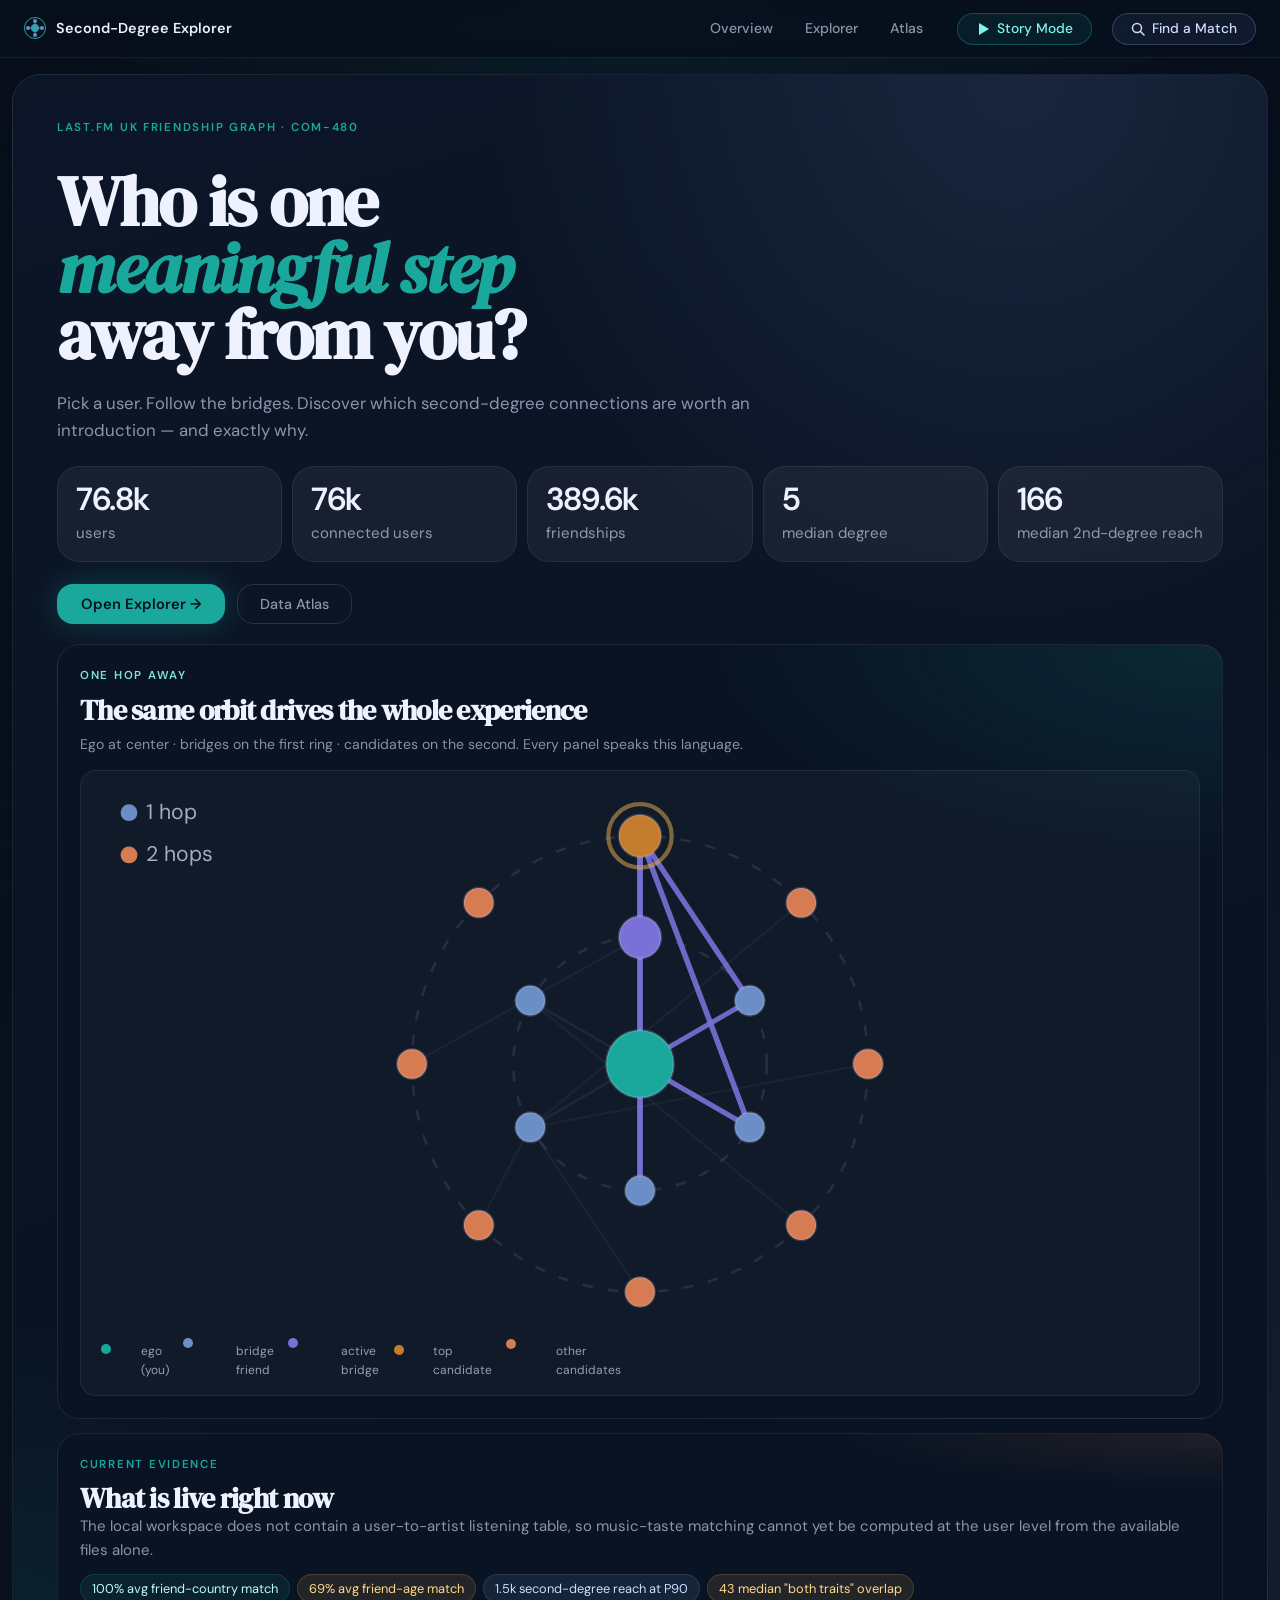
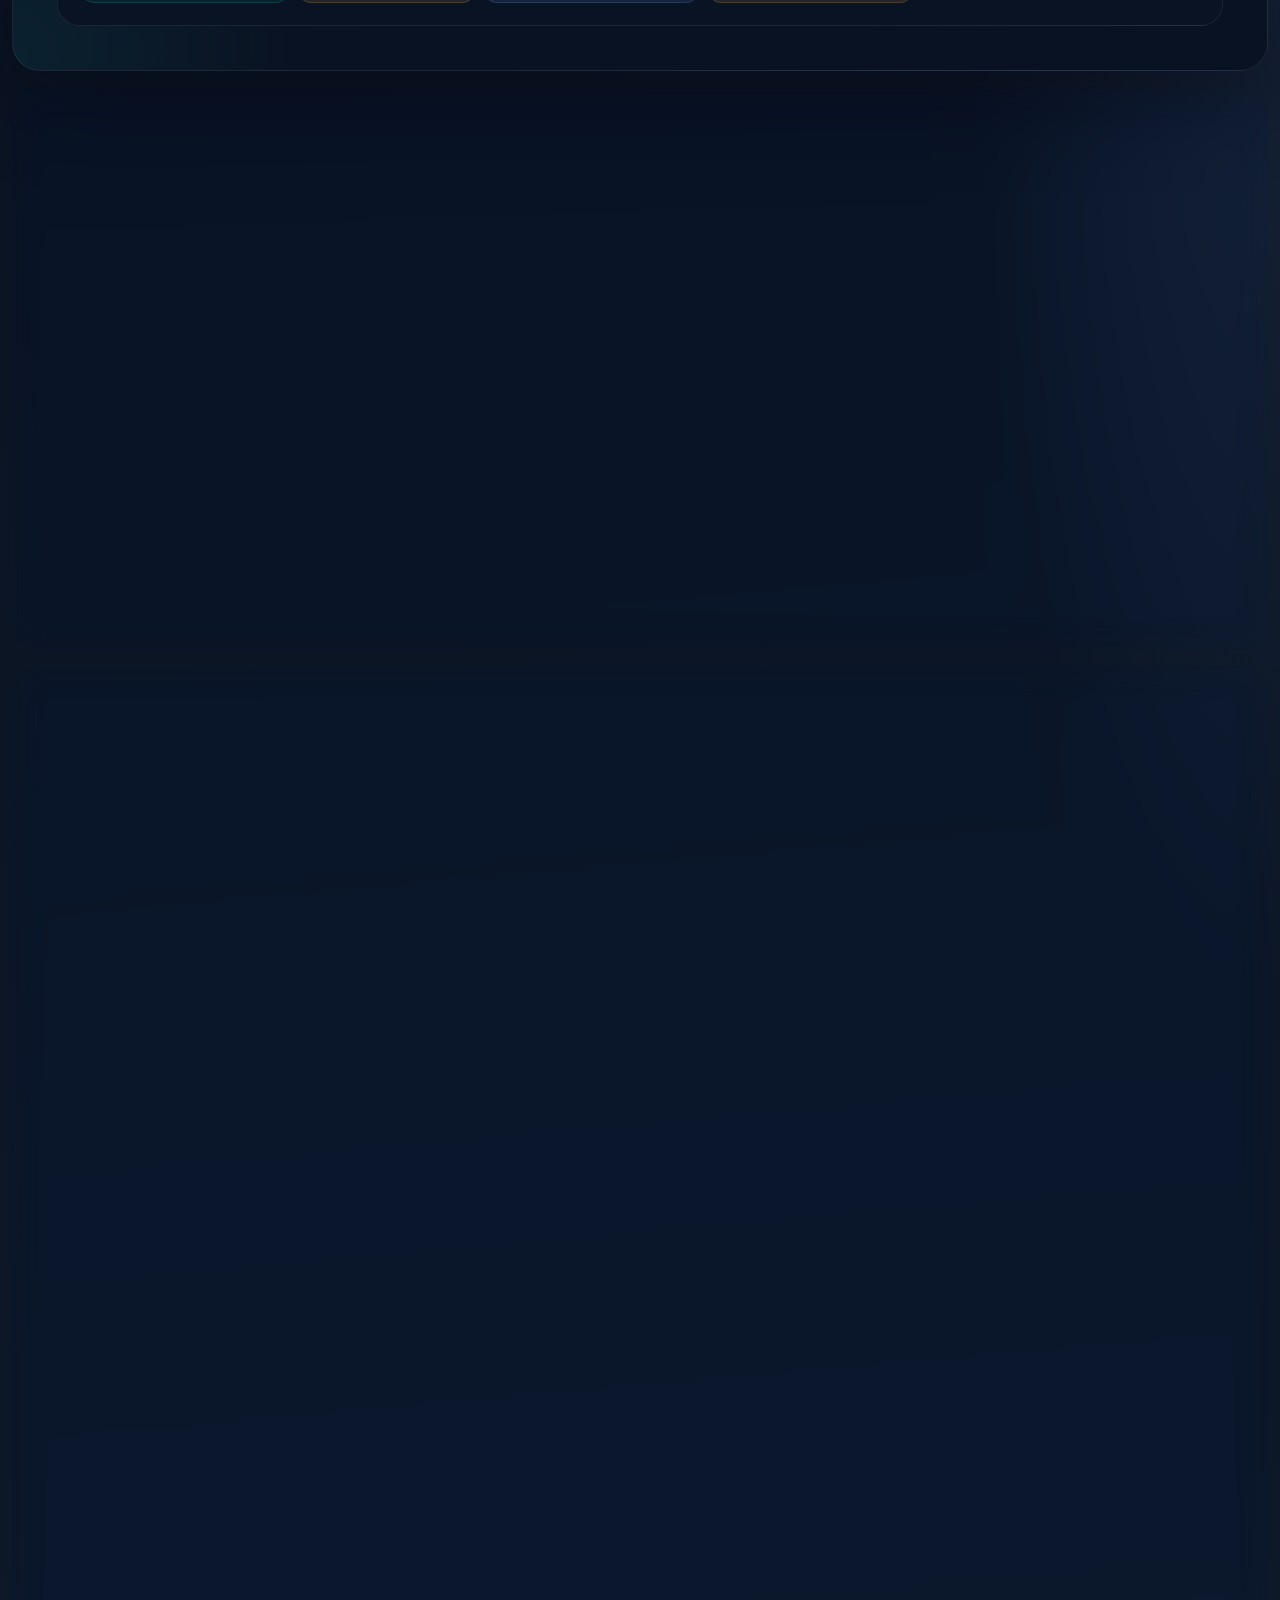
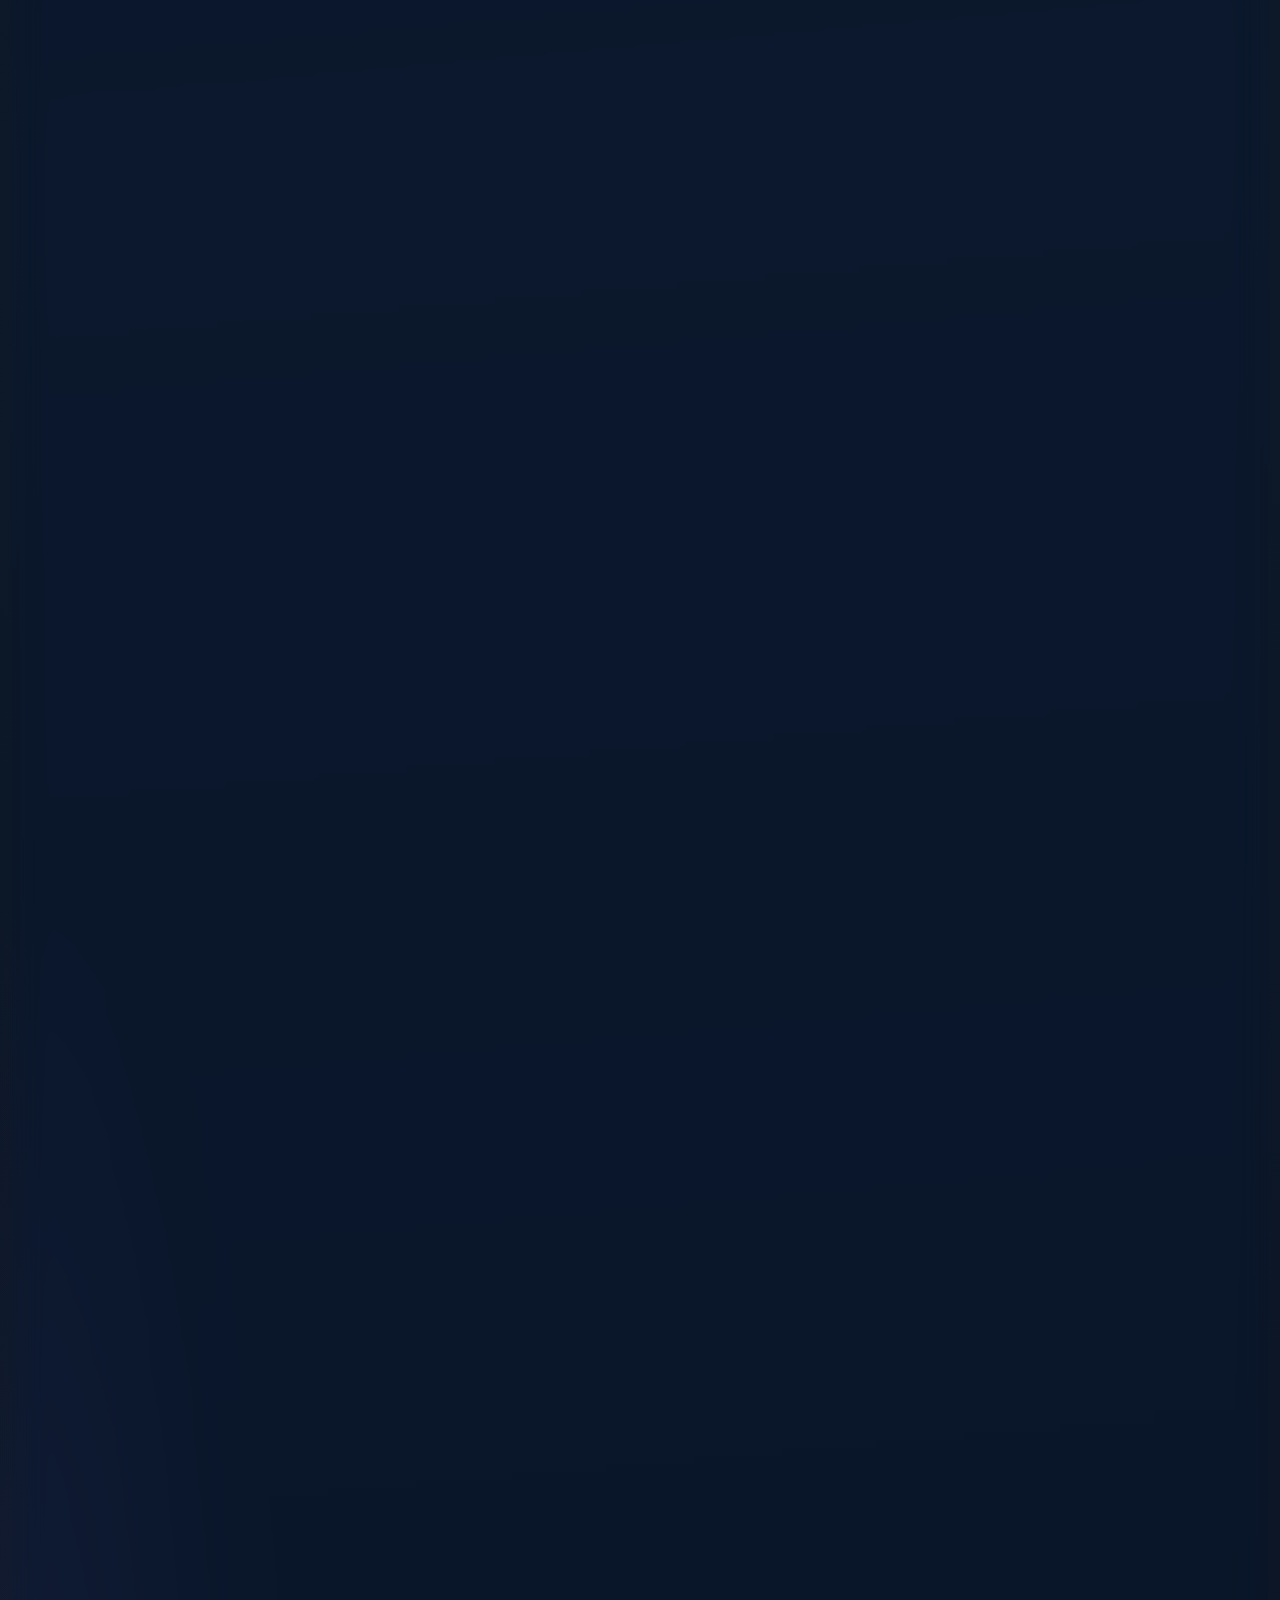
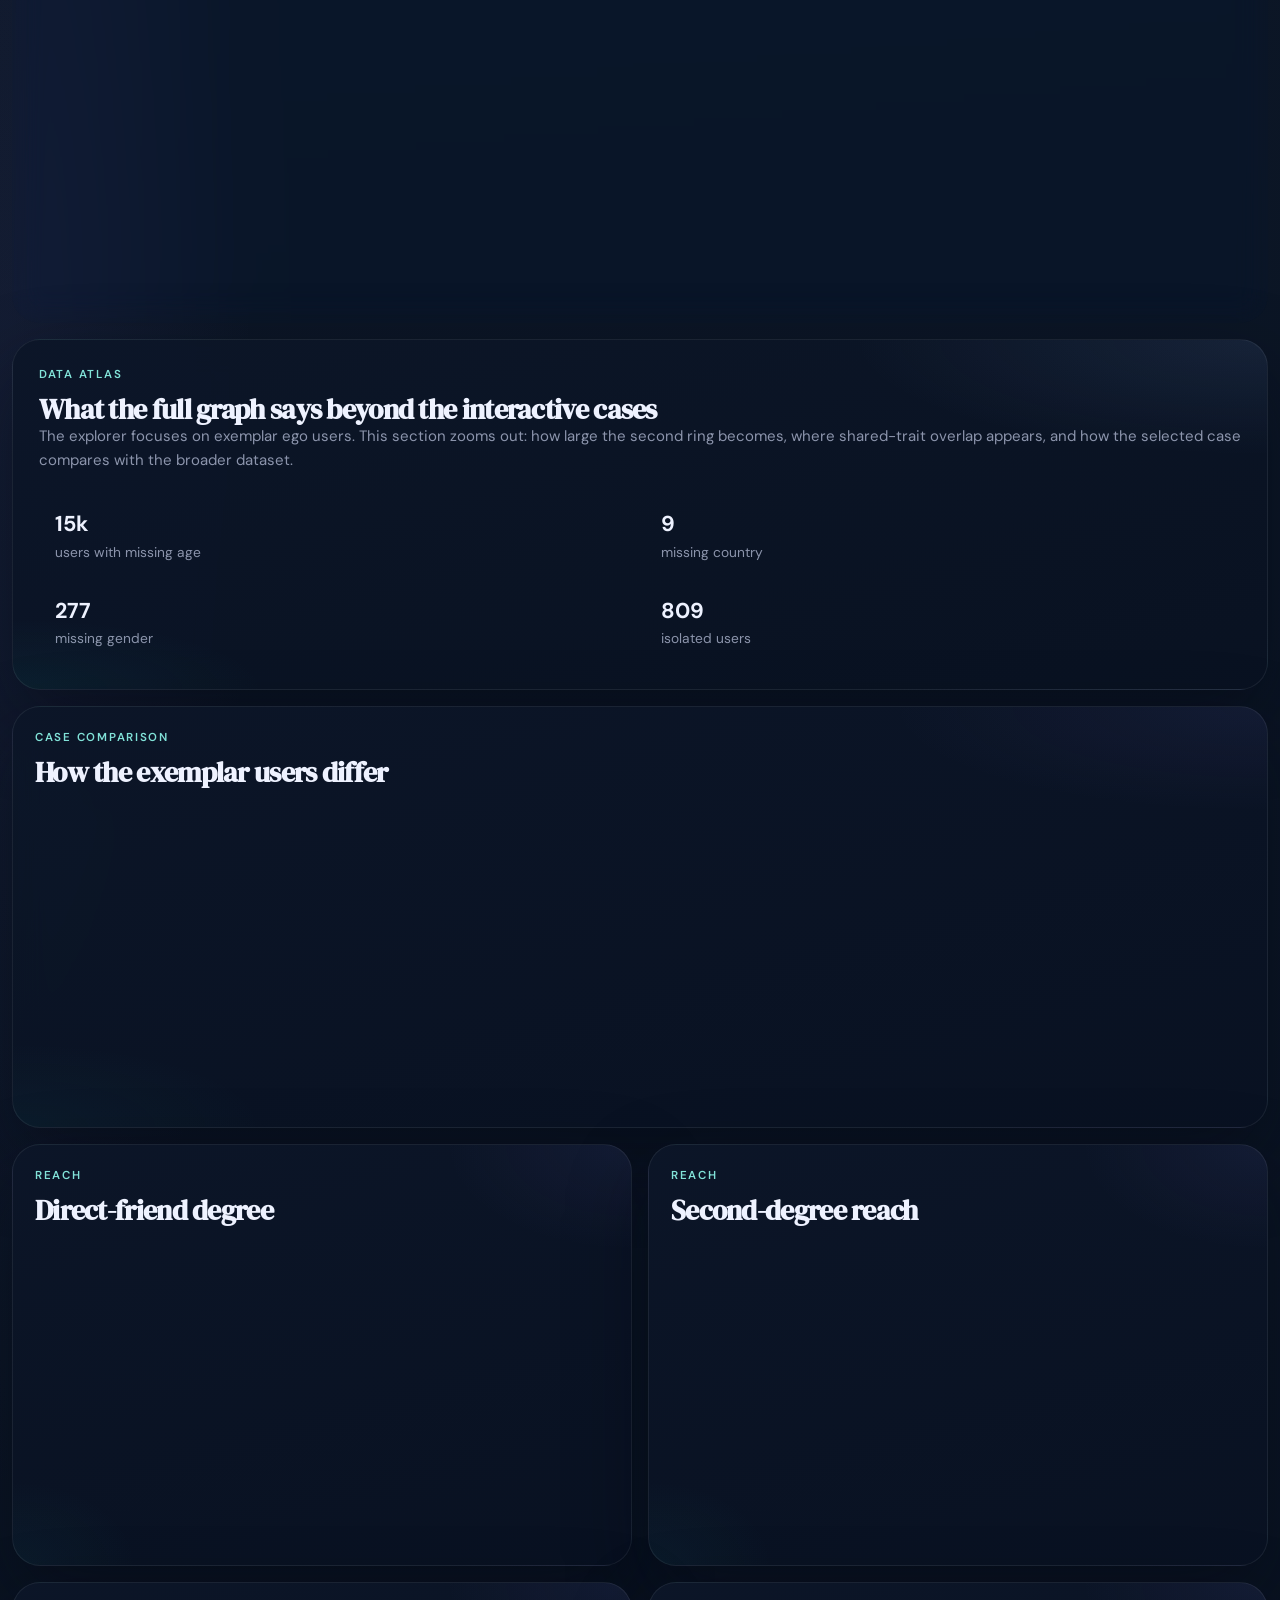
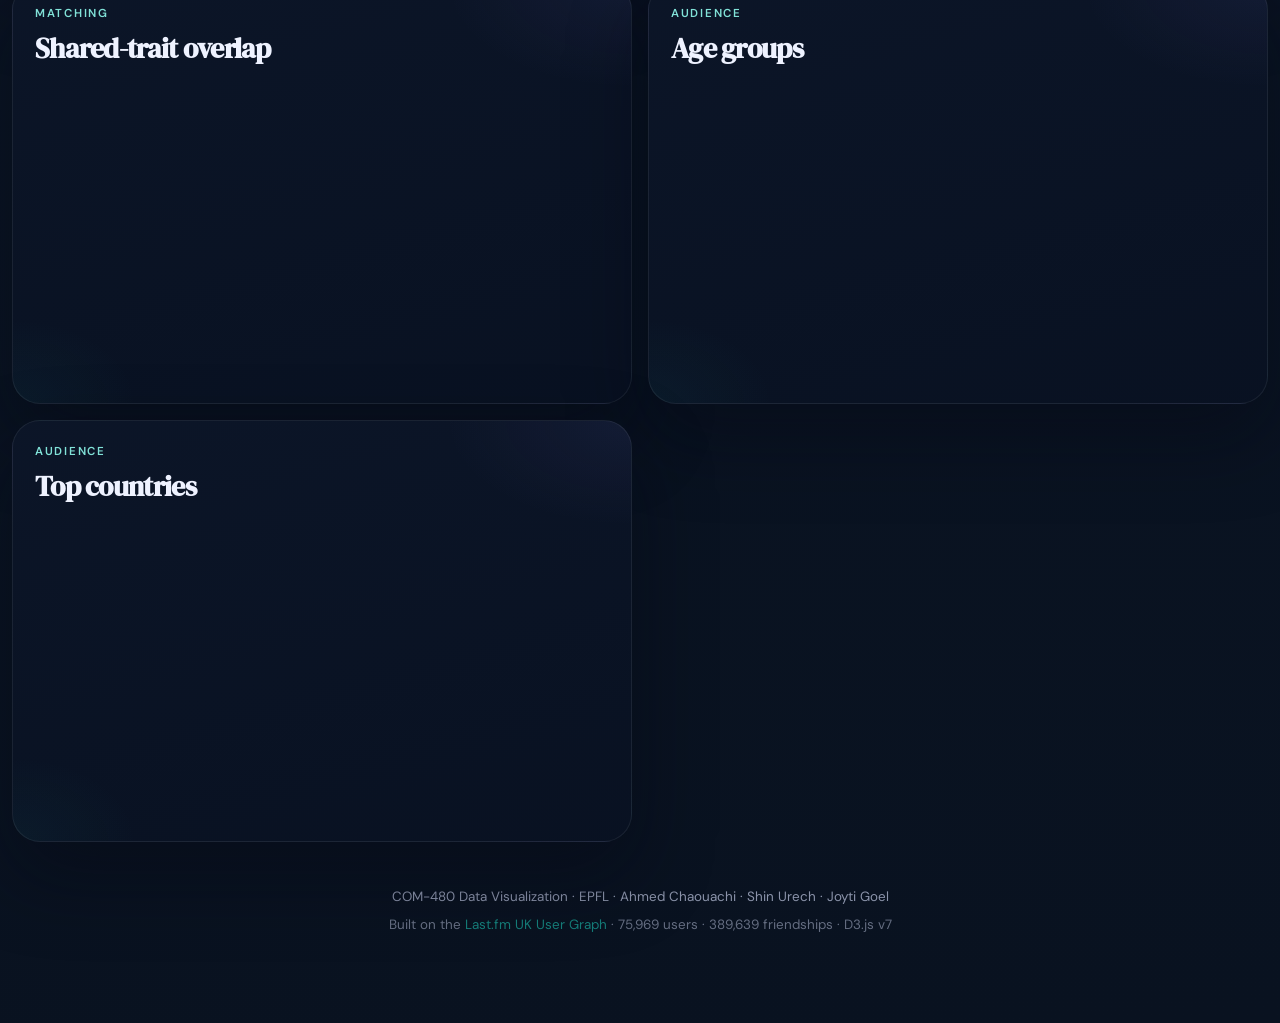
<file: docs/index.html>
<!DOCTYPE html>
<html lang="en">
<head>
  <meta charset="UTF-8">
  <meta name="viewport" content="width=device-width, initial-scale=1.0">
  <title>Second-Degree Connection Explorer</title>
  <link rel="preconnect" href="https://fonts.googleapis.com">
  <link rel="preconnect" href="https://fonts.gstatic.com" crossorigin>
  <link href="https://fonts.googleapis.com/css2?family=DM+Serif+Display:ital@0;1&family=DM+Sans:wght@300;400;500;600&display=swap" rel="stylesheet">
  <link rel="stylesheet" href="./styles.css?v=v3">
</head>
<body>

  <!-- ─── Sticky nav ──────────────────────────────────────────────────────── -->
  <nav class="site-nav" id="site-nav">
    <div class="nav-inner">
      <a class="nav-brand" href="#top">
        <svg width="22" height="22" viewBox="0 0 22 22" fill="none">
          <circle cx="11" cy="11" r="10.5" stroke="#1aa89d" stroke-width="1"/>
          <circle cx="11" cy="11" r="4" fill="#1aa89d"/>
          <circle cx="4"  cy="11" r="2" fill="#6b8ec6"/>
          <circle cx="18" cy="11" r="2" fill="#6b8ec6"/>
          <circle cx="11" cy="4"  r="2" fill="#6b8ec6"/>
          <circle cx="11" cy="18" r="2" fill="#6b8ec6"/>
          <line x1="11" y1="11" x2="4"  y2="11" stroke="#6b8ec6" stroke-width="1"/>
          <line x1="11" y1="11" x2="18" y2="11" stroke="#6b8ec6" stroke-width="1"/>
          <line x1="11" y1="11" x2="11" y2="4"  stroke="#6b8ec6" stroke-width="1"/>
          <line x1="11" y1="11" x2="11" y2="18" stroke="#6b8ec6" stroke-width="1"/>
        </svg>
        <span>Second-Degree Explorer</span>
      </a>
      <div class="nav-links">
        <a href="#top" class="nav-link">Overview</a>
        <a href="#explorer" class="nav-link">Explorer</a>
        <a href="#atlas" class="nav-link">Atlas</a>
      </div>
      <button class="nav-story-btn" id="story-mode-btn">
        <svg width="14" height="14" viewBox="0 0 14 14" fill="none"><polygon points="3,1 13,7 3,13" fill="currentColor"/></svg>
        Story Mode
      </button>
      <button class="nav-finder-btn" id="finder-mode-btn">
        <svg width="14" height="14" viewBox="0 0 14 14" fill="none"><circle cx="6" cy="6" r="4.5" stroke="currentColor" stroke-width="1.5"/><line x1="9.5" y1="9.5" x2="13" y2="13" stroke="currentColor" stroke-width="1.5" stroke-linecap="round"/></svg>
        Find a Match
      </button>
    </div>
  </nav>

  <!-- ─── Find a Match wizard overlay ─────────────────────────────────────── -->
  <div class="finder-overlay" id="finder-overlay" style="display:none">
    <div class="finder-panel">

      <!-- Screen 1: Choose Persona -->
      <div class="finder-screen" id="finder-screen-1">
        <div class="finder-screen-header">
          <div>
            <p class="eyebrow">Choose Your Persona</p>
            <h2>Who do you want to be?</h2>
          </div>
          <button class="story-close" id="finder-close-1">✕</button>
        </div>
        <div id="finder-s1-profile" class="finder-profile"></div>
        <div class="finder-screen-footer">
          <span class="finder-hint">Pick a user — explore their second-degree world</span>
          <button class="story-nav-btn primary" id="finder-s1-next">Search connections →</button>
        </div>
      </div>

      <!-- Screen 2: Search + Graph -->
      <div class="finder-screen" id="finder-screen-2" style="display:none">
        <div class="finder-screen-header">
          <div>
            <p class="eyebrow">Search</p>
            <h2 id="finder-s2-title">Who are you looking for?</h2>
          </div>
          <button class="story-close" id="finder-close-2">✕</button>
        </div>
        <div class="finder-filters">
          <label class="finder-field">
            <span>Country</span>
            <div class="finder-country-static">UK</div>
          </label>
          <label class="finder-field">
            <span>Age group</span>
            <select id="finder-age"></select>
          </label>
          <label class="finder-field">
            <span>Gender</span>
            <select id="finder-gender"></select>
          </label>
          <label class="finder-field">
            <span>Mutual friends</span>
            <select id="finder-mutual"></select>
          </label>
        </div>
        <div id="finder-graph-container" class="finder-graph-container"></div>
        <div class="finder-screen-footer">
          <button class="story-nav-btn" id="finder-s2-back">← Back</button>
          <span class="finder-hint" id="finder-results-hint">Click a node to see the introduction path</span>
        </div>
      </div>

      <!-- Screen 3: Bridge Reveal -->
      <div class="finder-screen" id="finder-screen-3" style="display:none">
        <div class="finder-screen-header">
          <div>
            <p class="eyebrow">Your Path</p>
            <h2 id="finder-s3-title">Connection found</h2>
          </div>
          <button class="story-close" id="finder-close-3">✕</button>
        </div>
        <div id="finder-s3-visual" class="finder-bridge-visual"></div>
        <div id="finder-s3-detail" class="finder-bridge-detail"></div>
        <div class="finder-screen-footer">
          <button class="story-nav-btn" id="finder-s3-back">← Back to results</button>
          <button class="story-nav-btn primary" id="finder-s3-explore">Explore in graph →</button>
        </div>
      </div>

    </div>
  </div>

  <!-- ─── Story mode overlay ─────────────────────────────────────────────── -->
  <div class="story-overlay" id="story-overlay" style="display:none">
    <div class="story-panel">
      <div class="story-panel-header">
        <div>
          <p class="eyebrow">Guided Tour</p>
          <h2 id="story-panel-title">Introducing the Explorer</h2>
        </div>
        <button class="story-close" id="story-close">✕</button>
      </div>
      <div class="story-body">
        <div id="story-visual" class="story-visual"></div>
        <p id="story-desc" class="story-desc"></p>
        <div class="story-steps" id="story-step-dots"></div>
      </div>
      <div class="story-footer">
        <button class="story-nav-btn" id="story-prev">← Prev</button>
        <span id="story-counter" class="story-counter">1 / 5</span>
        <button class="story-nav-btn primary" id="story-next">Next →</button>
      </div>
    </div>
  </div>

  <div class="shell">

    <!-- ─── Hero ───────────────────────────────────────────────────────────── -->
    <header id="top" class="hero panel">
      <div class="hero-main">
        <p class="eyebrow">Last.fm UK Friendship Graph · COM-480</p>
        <h1>Who is one<br><em>meaningful step</em><br>away from you?</h1>
        <p class="lead">
          Pick a user. Follow the bridges. Discover which second-degree connections are worth an introduction — and exactly why.
        </p>
        <div id="overview-strip" class="overview-strip"></div>
        <div class="hero-actions">
          <a href="#explorer" class="btn-primary">Open Explorer →</a>
          <a href="#atlas" class="btn-ghost">Data Atlas</a>
        </div>
      </div>

      <aside class="hero-side">
        <article class="hero-preview">
          <div class="hero-preview-copy">
            <p class="eyebrow">One Hop Away</p>
            <h2>The same orbit drives the whole experience</h2>
            <p class="note-copy">Ego at center · bridges on the first ring · candidates on the second. Every panel speaks this language.</p>
          </div>
          <div id="hero-visual" class="hero-visual"></div>
        </article>

        <article class="note-card">
          <p class="eyebrow">Current Evidence</p>
          <h2>What is live right now</h2>
          <p id="caveat-text" class="note-copy"></p>
          <div id="summary-chips" class="summary-chips"></div>
        </article>
      </aside>
    </header>

    <!-- ─── Insights band ──────────────────────────────────────────────────── -->
    <section class="panel narrative-band">
      <div class="section-head">
        <p class="eyebrow">Reading Guide</p>
        <h2>What to notice first</h2>
      </div>
      <div id="insight-list" class="insight-list"></div>
    </section>

    <!-- ─── Explorer ──────────────────────────────────────────────────────── -->
    <section id="explorer" class="panel explorer-panel">
      <div class="explorer-head">
        <div class="explorer-copy">
          <p class="eyebrow">Interactive Explorer</p>
          <h2 id="stage-title">From one person to a reachable neighborhood</h2>
          <p class="explorer-lead">Select a user, filter the second ring, and follow how bridges and candidates respond together.</p>
        </div>
        <div id="stage-metrics" class="stage-metrics"></div>
      </div>

      <div class="control-deck">
        <article class="control-card">
          <div class="section-head compact">
            <p class="eyebrow">Control Room</p>
            <h3>Set up the case</h3>
          </div>

          <label class="field">
            <span>Ego user</span>
            <select id="case-select"></select>
          </label>

          <div class="field">
            <span>Filter logic</span>
            <div class="mode-toggle" id="filter-mode"></div>
          </div>

          <div class="field">
            <span>Second-degree filters</span>
            <div class="filter-list" id="filter-list"></div>
          </div>

          <label class="field">
            <span>Visible candidate cap</span>
            <div class="range-row">
              <input id="topn-range" type="range" min="6" max="16" step="1" value="12">
              <strong id="topn-value">12</strong>
            </div>
          </label>
        </article>

        <article class="context-card">
          <div class="section-head compact">
            <p class="eyebrow">Ego Snapshot</p>
            <h3>Selected user</h3>
          </div>
          <div id="ego-card" class="ego-card"></div>
        </article>

        <article class="context-card">
          <div class="section-head compact">
            <p class="eyebrow">Storyline</p>
            <h3>How to read this graph</h3>
          </div>
          <div id="storyline" class="storyline"></div>
        </article>
      </div>

      <div class="graph-stage-grid">
        <div class="graph-wrap">
          <div id="graph" class="graph"></div>
          <div id="graph-hint" class="graph-hint">← Hover or click any node to explore connections</div>
        </div>

        <aside class="graph-side">
          <div class="graph-side-block">
            <div class="section-head compact">
              <p class="eyebrow">Spotlight</p>
              <h3>Selected candidate</h3>
            </div>
            <div id="candidate-detail" class="stage-detail-column"></div>
          </div>

          <div class="graph-side-block">
            <div class="section-head compact">
              <p class="eyebrow">Reasoning</p>
              <h3>Why this candidate matters</h3>
            </div>
            <div id="path-explainer" class="stage-detail-column"></div>
          </div>
        </aside>
      </div>

      <div class="explorer-lower">
        <article class="explorer-list-block">
          <div class="section-head compact">
            <p class="eyebrow">Bridge Friends</p>
            <h3>Who carries the connection outward</h3>
          </div>
          <div id="bridge-list" class="bridge-list"></div>
        </article>

        <article class="explorer-list-block">
          <div class="section-head compact">
            <p class="eyebrow">Ranking</p>
            <h3>Visible candidates</h3>
          </div>
          <div id="candidate-list" class="candidate-list"></div>
        </article>
      </div>
    </section>

    <!-- ─── Atlas header ───────────────────────────────────────────────────── -->
    <section id="atlas" class="panel atlas-header">
      <div class="atlas-copy">
        <p class="eyebrow">Data Atlas</p>
        <h2>What the full graph says beyond the interactive cases</h2>
        <p class="note-copy">The explorer focuses on exemplar ego users. This section zooms out: how large the second ring becomes, where shared-trait overlap appears, and how the selected case compares with the broader dataset.</p>
      </div>
      <div class="atlas-side">
        <div id="atlas-focus" class="atlas-focus"></div>
        <div id="quality-grid" class="quality-grid"></div>
      </div>
    </section>

    <section class="atlas-grid">
      <article class="panel chart-panel wide">
        <div class="section-head">
          <p class="eyebrow">Case Comparison</p>
          <h2>How the exemplar users differ</h2>
        </div>
        <div id="chart-cases" class="chart"></div>
      </article>

      <article class="panel chart-panel">
        <div class="section-head">
          <p class="eyebrow">Reach</p>
          <h2>Direct-friend degree</h2>
        </div>
        <div id="chart-degree" class="chart"></div>
      </article>

      <article class="panel chart-panel">
        <div class="section-head">
          <p class="eyebrow">Reach</p>
          <h2>Second-degree reach</h2>
        </div>
        <div id="chart-second" class="chart"></div>
      </article>

      <article class="panel chart-panel">
        <div class="section-head">
          <p class="eyebrow">Matching</p>
          <h2>Shared-trait overlap</h2>
        </div>
        <div id="chart-shared" class="chart"></div>
      </article>

      <article class="panel chart-panel">
        <div class="section-head">
          <p class="eyebrow">Audience</p>
          <h2>Age groups</h2>
        </div>
        <div id="chart-age" class="chart"></div>
      </article>

      <article class="panel chart-panel">
        <div class="section-head">
          <p class="eyebrow">Audience</p>
          <h2>Top countries</h2>
        </div>
        <div id="chart-countries" class="chart"></div>
      </article>
    </section>

    <!-- ─── Footer ─────────────────────────────────────────────────────────── -->
    <footer class="site-footer">
      <p>COM-480 Data Visualization · EPFL · Ahmed Chaouachi · Shin Urech · Joyti Goel</p>
      <p class="footer-note">Built on the <a href="https://zenodo.org/records/10694369" target="_blank" rel="noopener">Last.fm UK User Graph</a> · 75,969 users · 389,639 friendships · D3.js v7</p>
    </footer>

  </div><!-- /.shell -->

  <div id="tooltip" class="node-tooltip" style="display:none"></div>

  <!-- Tweaks panel -->
  <div class="tweaks-panel" id="tweaks-panel" style="display:none">
    <div class="tweaks-header">
      <strong>Tweaks</strong>
      <button class="tweaks-close" id="tweaks-close">✕</button>
    </div>
    <label class="tweak-row">
      <span>Graph physics strength</span>
      <input type="range" id="tweak-charge" min="50" max="400" value="220" step="10">
    </label>
    <label class="tweak-row">
      <span>Node size scale</span>
      <input type="range" id="tweak-nodesize" min="0.6" max="1.6" value="1" step="0.1">
    </label>
    <label class="tweak-row">
      <span>Show ring labels</span>
      <input type="checkbox" id="tweak-ringlabels" checked>
    </label>
    <label class="tweak-row">
      <span>Dim unrelated links</span>
      <input type="checkbox" id="tweak-dimlinks" checked>
    </label>
    <div class="tweak-row">
      <span>Accent theme</span>
      <div class="tweak-themes" id="tweak-themes">
        <button class="theme-dot active" data-theme="default" style="background:#1aa89d" title="Default teal"></button>
        <button class="theme-dot" data-theme="violet" style="background:#7a70d8" title="Violet"></button>
        <button class="theme-dot" data-theme="coral" style="background:#ef8c59" title="Coral"></button>
        <button class="theme-dot" data-theme="amber" style="background:#d9a64f" title="Amber"></button>
      </div>
    </div>
  </div>

  <script src="https://d3js.org/d3.v7.min.js"></script>
  <script src="./data.js?v=v3"></script>
  <script src="./app.js?v=v3"></script>
</body>
</html>
</file>
<file: docs/styles.css>
/* ─── Design tokens ──────────────────────────────────────────────────────── */
:root {
  --bg:            #080f1c;
  --bg-deep:       #0d1a2e;
  --panel:         rgba(12, 23, 40, 0.82);
  --panel-strong:  rgba(14, 28, 48, 0.96);
  --ink:           #eef2ff;
  --muted:         rgba(220, 228, 255, 0.62);
  --line:          rgba(255,255,255,0.07);
  --teal:          #1aa89d;
  --teal-glow:     rgba(26,168,157,0.18);
  --sky:           #6b8ec6;
  --coral:         #ef8c59;
  --amber:         #d9a64f;
  --violet:        #7a70d8;
  --shadow:        0 32px 80px rgba(4,8,20,0.42);
  --shadow-sm:     0 8px 24px rgba(4,8,20,0.28);
  --radius-xl:     28px;
  --radius-lg:     22px;
  --radius-md:     16px;
  --radius-sm:     10px;
  --accent:        var(--teal);
  --accent-glow:   var(--teal-glow);
  --nav-h:         58px;
  --transition:    200ms cubic-bezier(0.32,0,0.16,1);
}

/* ─── Theme variants ─────────────────────────────────────────────────────── */
[data-theme="violet"] { --accent: #7a70d8; --accent-glow: rgba(122,112,216,0.18); }
[data-theme="coral"]  { --accent: #ef8c59; --accent-glow: rgba(239,140,89,0.16);  }
[data-theme="amber"]  { --accent: #d9a64f; --accent-glow: rgba(217,166,79,0.16);  }

*, *::before, *::after { box-sizing: border-box; }
html { scroll-behavior: smooth; scroll-padding-top: calc(var(--nav-h) + 16px); }

/* ─── Body & background ──────────────────────────────────────────────────── */
body {
  margin: 0;
  color: var(--ink);
  font-family: "DM Sans", "Avenir Next", "Segoe UI", Arial, sans-serif;
  font-size: 15px;
  line-height: 1.6;
  background:
    radial-gradient(ellipse 80% 40% at 50% -10%, rgba(26,168,157,0.15) 0%, transparent 60%),
    radial-gradient(ellipse 50% 30% at 100% 20%, rgba(107,142,198,0.12) 0%, transparent 50%),
    radial-gradient(ellipse 40% 30% at 0% 70%,  rgba(122,112,216,0.08) 0%, transparent 50%),
    linear-gradient(175deg, #080f1c 0%, #0d1829 45%, #091220 100%);
  min-height: 100vh;
}

/* subtle grid texture */
body::before {
  content: "";
  position: fixed; inset: 0;
  pointer-events: none;
  opacity: 0.09;
  background-image:
    linear-gradient(rgba(255,255,255,0.2) 1px, transparent 1px),
    linear-gradient(90deg, rgba(255,255,255,0.14) 1px, transparent 1px);
  background-size: 100% 40px, 40px 100%;
}

/* ─── Nav ────────────────────────────────────────────────────────────────── */
.site-nav {
  position: fixed;
  top: 0; left: 0; right: 0;
  z-index: 200;
  height: var(--nav-h);
  background: rgba(8,15,28,0.82);
  border-bottom: 1px solid var(--line);
  backdrop-filter: blur(20px) saturate(160%);
  -webkit-backdrop-filter: blur(20px) saturate(160%);
  transition: background var(--transition);
}
.site-nav.scrolled {
  background: rgba(8,15,28,0.96);
  box-shadow: 0 4px 24px rgba(0,0,0,0.28);
}
.nav-inner {
  display: flex;
  align-items: center;
  gap: 20px;
  height: 100%;
  max-width: 1520px;
  margin: 0 auto;
  padding: 0 24px;
}
.nav-brand {
  display: flex;
  align-items: center;
  gap: 10px;
  color: var(--ink);
  text-decoration: none;
  font-weight: 600;
  font-size: 0.9rem;
  white-space: nowrap;
  flex-shrink: 0;
}
.nav-brand svg { flex-shrink: 0; }
.nav-links {
  display: flex;
  gap: 4px;
  margin-left: auto;
}
.nav-link {
  color: var(--muted);
  text-decoration: none;
  font-size: 0.88rem;
  font-weight: 500;
  padding: 7px 14px;
  border-radius: var(--radius-sm);
  transition: color var(--transition), background var(--transition);
}
.nav-link:hover { color: var(--ink); background: rgba(255,255,255,0.06); }
.nav-story-btn {
  display: flex;
  align-items: center;
  gap: 7px;
  padding: 8px 18px;
  border-radius: var(--radius-md);
  border: 1px solid rgba(26,168,157,0.35);
  background: rgba(26,168,157,0.1);
  color: #7df5ec;
  font: 500 0.86rem/1 "DM Sans", sans-serif;
  cursor: pointer;
  transition: background var(--transition), border-color var(--transition), transform var(--transition);
  white-space: nowrap;
}
.nav-story-btn:hover {
  background: rgba(26,168,157,0.18);
  border-color: rgba(26,168,157,0.55);
  transform: translateY(-1px);
}

/* ─── Shell ──────────────────────────────────────────────────────────────── */
.shell {
  width: min(1500px, calc(100vw - 24px));
  margin: calc(var(--nav-h) + 16px) auto 60px;
  position: relative;
  z-index: 1;
  display: flex;
  flex-direction: column;
  gap: 16px;
}

/* ─── Panel base ─────────────────────────────────────────────────────────── */
.panel {
  background:
    linear-gradient(160deg, rgba(255,255,255,0.06) 0%, rgba(255,255,255,0.02) 100%),
    var(--panel);
  border: 1px solid var(--line);
  border-radius: var(--radius-xl);
  box-shadow: var(--shadow);
  backdrop-filter: blur(16px) saturate(120%);
  -webkit-backdrop-filter: blur(16px) saturate(120%);
}

/* ─── Typography ─────────────────────────────────────────────────────────── */
h1, h2, h3 {
  margin: 0;
  font-family: "DM Serif Display", "Iowan Old Style", Georgia, serif;
  letter-spacing: -0.025em;
  text-wrap: balance;
}
h1 {
  font-size: clamp(3rem, 5.5vw, 5.6rem);
  line-height: 0.94;
}
h1 em {
  font-style: italic;
  color: var(--accent);
}
h2 { font-size: clamp(1.6rem, 2.2vw, 2.6rem); line-height: 1.05; }
h3 { font-size: clamp(1.25rem, 1.5vw, 1.7rem); line-height: 1.08; }
p { margin: 0; }

.eyebrow {
  margin: 0 0 10px;
  color: var(--accent);
  text-transform: uppercase;
  letter-spacing: 0.15em;
  font-size: 0.72rem;
  font-weight: 600;
}
.section-head { margin-bottom: 18px; }
.section-head.compact { margin-bottom: 14px; }
.lead, .note-copy, .field span,
.hero-stat span, .insight-card p,
.quality-stat p, .bridge-item p,
.candidate-row p, .detail-card p, .path-card p {
  color: var(--muted);
}

/* ─── Hero ───────────────────────────────────────────────────────────────── */
.hero {
  display: grid;
  grid-template-columns: minmax(0, 1.1fr) minmax(340px, 0.9fr);
  gap: 20px;
  padding: 44px;
  overflow: hidden;
  background:
    radial-gradient(ellipse 70% 60% at 80% 0%,  rgba(107,142,198,0.14) 0%, transparent 60%),
    radial-gradient(ellipse 40% 40% at 0% 100%, rgba(26,168,157,0.10) 0%, transparent 55%),
    linear-gradient(165deg, rgba(12,22,40,0.98) 0%, rgba(9,18,34,0.99) 100%);
}
.hero-main {
  display: flex;
  flex-direction: column;
  gap: 22px;
}
.lead {
  margin: 0;
  max-width: 60ch;
  font-size: 1.05rem;
}
.hero-actions {
  display: flex;
  gap: 12px;
  align-items: center;
  flex-wrap: wrap;
}
.btn-primary {
  display: inline-flex;
  align-items: center;
  gap: 6px;
  padding: 13px 24px;
  border-radius: var(--radius-md);
  background: var(--accent);
  color: #06131e;
  font: 600 0.92rem/1 "DM Sans", sans-serif;
  text-decoration: none;
  transition: opacity var(--transition), transform var(--transition), box-shadow var(--transition);
  box-shadow: 0 0 32px rgba(26,168,157,0.3);
}
.btn-primary:hover { opacity: 0.9; transform: translateY(-2px); box-shadow: 0 0 48px rgba(26,168,157,0.4); }
.btn-ghost {
  display: inline-flex;
  padding: 12px 22px;
  border-radius: var(--radius-md);
  border: 1px solid rgba(255,255,255,0.12);
  color: var(--muted);
  font: 500 0.9rem/1 "DM Sans", sans-serif;
  text-decoration: none;
  transition: border-color var(--transition), color var(--transition), background var(--transition);
}
.btn-ghost:hover { border-color: rgba(255,255,255,0.22); color: var(--ink); background: rgba(255,255,255,0.04); }

/* overview stat cards */
.overview-strip {
  display: grid;
  grid-template-columns: repeat(auto-fit, minmax(150px, 1fr));
  gap: 10px;
}
.hero-stat {
  padding: 16px 18px;
  border-radius: var(--radius-lg);
  background: rgba(255,255,255,0.05);
  border: 1px solid rgba(255,255,255,0.07);
  transition: border-color var(--transition);
}
.hero-stat:hover { border-color: rgba(26,168,157,0.28); }
.hero-stat strong {
  display: block;
  margin-bottom: 6px;
  font-size: 2rem;
  font-weight: 600;
  line-height: 1;
  font-family: "DM Sans", sans-serif;
  letter-spacing: -0.03em;
}
.hero-stat .stat-num { color: var(--ink); }
.hero-side {
  display: grid;
  gap: 14px;
  align-content: start;
}
.hero-preview {
  padding: 22px;
  border-radius: var(--radius-lg);
  background:
    radial-gradient(ellipse 80% 50% at 100% 0%, rgba(26,168,157,0.14) 0%, transparent 55%),
    rgba(10, 20, 36, 0.98);
  border: 1px solid rgba(255,255,255,0.08);
}
.hero-preview .eyebrow { color: #81e2d8; }
.hero-preview .note-copy { color: rgba(220,228,255,0.6); font-size: 0.88rem; margin-top: 8px; }
.hero-preview-copy { margin-bottom: 14px; }
.hero-visual {
  min-height: 260px;
  padding: 10px;
  border-radius: var(--radius-md);
  background: rgba(255,255,255,0.03);
  border: 1px solid rgba(255,255,255,0.07);
  display: flex;
  flex-direction: column;
}
.note-card {
  padding: 22px;
  border-radius: var(--radius-lg);
  background:
    radial-gradient(ellipse 60% 50% at 100% 0%, rgba(239,140,89,0.1) 0%, transparent 55%),
    rgba(10, 20, 36, 0.94);
  border: 1px solid rgba(255,255,255,0.07);
}
.summary-chips {
  display: flex;
  flex-wrap: wrap;
  gap: 7px;
  margin-top: 12px;
}
.chip {
  display: inline-flex;
  align-items: center;
  padding: 6px 11px;
  border-radius: 999px;
  background: rgba(26,168,157,0.1);
  border: 1px solid rgba(26,168,157,0.2);
  color: #c0faf5;
  font-size: 0.8rem;
  line-height: 1.2;
}
.chip.alt {
  background: rgba(217,166,79,0.12);
  border-color: rgba(217,166,79,0.2);
  color: #ffd98a;
}
.chip.blue {
  background: rgba(107,142,198,0.14);
  border-color: rgba(107,142,198,0.2);
  color: #ccdeff;
}

/* ─── Narrative band ─────────────────────────────────────────────────────── */
.narrative-band {
  padding: 28px;
  background:
    radial-gradient(ellipse 50% 80% at 0% 50%, rgba(26,168,157,0.08) 0%, transparent 60%),
    linear-gradient(165deg, rgba(13,24,42,0.98), rgba(10,20,36,0.98));
  border-color: rgba(255,255,255,0.07);
}
.narrative-band .eyebrow { color: #81e2d8; }
.insight-list {
  display: grid;
  grid-template-columns: repeat(3, minmax(0,1fr));
  gap: 12px;
}
.insight-card {
  padding: 18px;
  border-radius: var(--radius-lg);
  background: rgba(255,255,255,0.05);
  border: 1px solid rgba(255,255,255,0.09);
  transition: border-color var(--transition), transform var(--transition);
}
.insight-card:hover { border-color: rgba(26,168,157,0.25); transform: translateY(-2px); }
.insight-index {
  display: inline-flex;
  align-items: center;
  justify-content: center;
  width: 32px; height: 32px;
  margin-bottom: 12px;
  border-radius: 50%;
  background: rgba(26,168,157,0.12);
  color: #a8f6ef;
  font-size: 0.82rem;
  font-weight: 700;
}
.insight-card strong { display: block; margin-bottom: 6px; font-size: 0.96rem; }

/* ─── Explorer ───────────────────────────────────────────────────────────── */
.explorer-panel {
  padding: 30px;
  background:
    radial-gradient(ellipse 60% 40% at 10% 0%,  rgba(26,168,157,0.12) 0%, transparent 55%),
    radial-gradient(ellipse 50% 40% at 100% 0%, rgba(107,142,198,0.12) 0%, transparent 50%),
    radial-gradient(ellipse 40% 30% at 80% 100%,rgba(239,140,89,0.07) 0%, transparent 50%),
    linear-gradient(165deg, rgba(10,20,36,0.99), rgba(11,22,40,0.99));
  border-color: rgba(255,255,255,0.07);
  box-shadow: 0 40px 100px rgba(4,8,20,0.46);
}
.explorer-panel .eyebrow { color: #81e2d8; }
.explorer-panel .explorer-lead,
.explorer-panel .field span,
.explorer-panel .detail-card p,
.explorer-panel .path-card p,
.explorer-panel .bridge-item p,
.explorer-panel .candidate-row p,
.explorer-panel .filter-copy p { color: rgba(220,228,255,0.6); }

.explorer-head {
  display: grid;
  grid-template-columns: minmax(0,1fr) 500px;
  gap: 18px;
  align-items: end;
  margin-bottom: 20px;
}
.explorer-lead { margin-top: 10px; font-size: 0.95rem; }
.stage-metrics {
  display: grid;
  grid-template-columns: repeat(2,minmax(0,1fr));
  gap: 10px;
}
.stage-stat,
.control-card,
.context-card,
.graph-side-block,
.explorer-list-block,
.story-card,
.bridge-item,
.candidate-row,
.detail-card,
.path-card {
  background: rgba(255,255,255,0.05);
  border: 1px solid rgba(255,255,255,0.09);
}
.control-card,
.context-card,
.graph-side-block,
.explorer-list-block {
  padding: 20px;
  border-radius: var(--radius-lg);
}
.stage-stat,
.story-card,
.bridge-item,
.candidate-row,
.detail-card,
.path-card,
.quality-stat {
  padding: 14px 16px;
  border-radius: var(--radius-md);
}
.stage-stat strong {
  display: block;
  font-size: 1.8rem;
  line-height: 1;
  font-family: "DM Sans", sans-serif;
  letter-spacing: -0.03em;
}
.stage-stat span {
  display: block;
  margin-top: 5px;
  color: var(--muted);
  font-size: 0.84rem;
}

/* control deck */
.control-deck {
  display: grid;
  grid-template-columns: minmax(300px,1.1fr) minmax(220px,0.7fr) minmax(280px,1fr);
  gap: 14px;
  align-items: start;
}
.field { display: block; margin-bottom: 14px; }
.field span { display: block; margin-bottom: 6px; font-size: 0.88rem; }
select, input, button { font: inherit; }
select {
  width: 100%;
  padding: 12px 14px;
  border-radius: var(--radius-md);
  border: 1px solid rgba(255,255,255,0.12);
  background: rgba(255,255,255,0.07);
  color: var(--ink);
  appearance: none;
  background-image: url("data:image/svg+xml,%3Csvg xmlns='http://www.w3.org/2000/svg' width='12' height='8' fill='none'%3E%3Cpath d='M1 1l5 5 5-5' stroke='rgba(220,228,255,0.5)' stroke-width='1.5' stroke-linecap='round'/%3E%3C/svg%3E");
  background-repeat: no-repeat;
  background-position: right 14px center;
  padding-right: 36px;
}
select option { color: #111; background: #fff; }
.mode-toggle { display: grid; grid-template-columns: 1fr 1fr; gap: 6px; }
.mode-toggle label {
  display: block;
  padding: 11px 12px;
  border-radius: var(--radius-md);
  background: rgba(255,255,255,0.05);
  border: 1px solid rgba(255,255,255,0.09);
  text-align: center;
  cursor: pointer;
  font-size: 0.86rem;
  transition: background var(--transition), border-color var(--transition), transform var(--transition);
}
.mode-toggle label:hover { transform: translateY(-1px); }
.mode-toggle input { display: none; }
.mode-toggle label.active {
  background: rgba(26,168,157,0.12);
  border-color: rgba(26,168,157,0.3);
  color: #9dfbf5;
}
.filter-list { display: grid; gap: 8px; }
.filter-item {
  display: flex;
  gap: 10px;
  align-items: flex-start;
  padding: 12px 14px;
  border-radius: var(--radius-md);
  background: rgba(255,255,255,0.04);
  border: 1px solid rgba(255,255,255,0.08);
  transition: border-color var(--transition);
}
.filter-item:has(input:checked) { border-color: rgba(26,168,157,0.28); background: rgba(26,168,157,0.06); }
.filter-item input[type="checkbox"] { accent-color: var(--teal); margin-top: 3px; }
.filter-item.disabled { opacity: 0.46; }
.filter-copy strong { display: block; font-size: 0.94rem; margin-bottom: 2px; }
.range-row {
  display: grid;
  grid-template-columns: 1fr auto;
  gap: 10px;
  align-items: center;
}
input[type="range"] { width: 100%; accent-color: var(--accent); }

/* ego card */
.ego-card { display: grid; gap: 10px; }
.ego-card-block {
  padding: 14px;
  border-radius: var(--radius-md);
  background: rgba(255,255,255,0.06);
  border: 1px solid rgba(255,255,255,0.1);
}
.ego-meta, .bridge-meta, .candidate-meta, .detail-meta {
  display: flex;
  flex-wrap: wrap;
  gap: 6px;
  margin-top: 10px;
}

/* graph */
.graph-stage-grid {
  display: grid;
  grid-template-columns: minmax(0,1.65fr) 340px;
  gap: 16px;
  margin-top: 16px;
  align-items: start;
}
.graph-wrap {
  position: sticky;
  top: calc(var(--nav-h) + 12px);
  padding: 14px;
  border-radius: var(--radius-xl);
  background:
    radial-gradient(ellipse 60% 60% at center, rgba(122,112,216,0.07) 0%, transparent 60%),
    rgba(255,255,255,0.04);
  border: 1px solid rgba(255,255,255,0.09);
}
.graph {
  min-height: 780px;
  border-radius: var(--radius-lg);
  background:
    radial-gradient(ellipse 60% 60% at center, rgba(107,142,198,0.07) 0%, transparent 55%),
    linear-gradient(165deg, #0f2038, #0c1a2e);
  border: 1px solid rgba(255,255,255,0.07);
  overflow: hidden;
}
.graph-hint {
  margin-top: 10px;
  padding: 10px 14px;
  border-radius: var(--radius-md);
  background: rgba(255,255,255,0.04);
  border: 1px solid rgba(255,255,255,0.07);
  color: var(--muted);
  font-size: 0.86rem;
  text-align: center;
  transition: opacity 400ms ease;
}
.graph svg, .chart svg, .hero-visual svg {
  width: 100%; height: auto; display: block; overflow: visible;
}
.graph-side { display: grid; gap: 12px; }
.storyline { display: grid; gap: 10px; }
.story-step {
  display: inline-flex;
  align-items: center;
  justify-content: center;
  width: 28px; height: 28px;
  margin-bottom: 8px;
  border-radius: 50%;
  background: rgba(26,168,157,0.12);
  color: #a8f6ef;
  font-size: 0.78rem;
  font-weight: 700;
}
.story-title { display: block; margin-bottom: 5px; font-size: 0.94rem; font-weight: 600; }
.story-card p { margin: 0; color: var(--muted); font-size: 0.88rem; }

/* bridge + candidate lists */
.bridge-list, .candidate-list { display: grid; gap: 8px; max-height: 400px; overflow: auto; padding-right: 3px; }
.bridge-list::-webkit-scrollbar, .candidate-list::-webkit-scrollbar { width: 3px; }
.bridge-list::-webkit-scrollbar-thumb, .candidate-list::-webkit-scrollbar-thumb { background: rgba(255,255,255,0.12); border-radius: 9px; }

.candidate-row, .bridge-item {
  transition: transform var(--transition), border-color var(--transition), box-shadow var(--transition), background var(--transition);
  cursor: pointer;
}
.candidate-row button, .bridge-item button {
  all: unset;
  display: block;
  width: 100%;
  cursor: pointer;
}
.candidate-row:hover, .bridge-item:hover {
  transform: translateY(-2px);
  border-color: rgba(26,168,157,0.24);
  box-shadow: 0 8px 28px rgba(0,0,0,0.24);
}
.candidate-row.active, .bridge-item.active {
  background: rgba(26,168,157,0.09);
  border-color: rgba(26,168,157,0.3);
}
.candidate-row.preview, .bridge-item.preview {
  background: rgba(255,255,255,0.08);
  border-color: rgba(255,255,255,0.14);
}
.score-rail {
  width: 100%; height: 5px; margin-top: 10px;
  border-radius: 999px; background: rgba(255,255,255,0.08); overflow: hidden;
}
.score-fill {
  height: 100%; border-radius: inherit;
  background: linear-gradient(90deg, var(--coral), var(--amber));
  transition: width 500ms cubic-bezier(0.32,0,0.16,1);
}

/* explorer lower */
.explorer-lower {
  display: grid;
  grid-template-columns: repeat(2,minmax(0,1fr));
  gap: 14px;
  margin-top: 16px;
}

/* ─── Atlas ──────────────────────────────────────────────────────────────── */
.atlas-header {
  display: grid;
  grid-template-columns: minmax(0,1.2fr) minmax(300px,0.8fr);
  gap: 18px;
  align-items: start;
  padding: 26px;
  background:
    radial-gradient(ellipse 60% 60% at 100% 0%, rgba(107,142,198,0.12) 0%, transparent 55%),
    radial-gradient(ellipse 40% 40% at 0% 100%, rgba(26,168,157,0.08) 0%, transparent 50%),
    linear-gradient(165deg, rgba(12,22,40,0.98), rgba(9,18,34,0.98));
  border-color: rgba(255,255,255,0.07);
}
.atlas-header .eyebrow { color: #81e2d8; }
.atlas-header h2, .chart-panel h2 { color: var(--ink); }
.atlas-side { display: grid; gap: 10px; }
.atlas-focus-card {
  padding: 14px 16px;
  border-radius: var(--radius-md);
  background: rgba(255,255,255,0.05);
  border: 1px solid rgba(255,255,255,0.09);
}
.atlas-focus-card strong { display: block; font-size: 1.05rem; color: var(--ink); }
.atlas-focus-card .eyebrow { color: #81e2d8; }
.atlas-focus-card p { margin: 0; color: var(--muted); }
.quality-grid { display: grid; grid-template-columns: repeat(2,minmax(0,1fr)); gap: 10px; }
.quality-stat strong { font-size: 1.35rem; line-height: 1; margin-bottom: 5px; display: block; }
.quality-stat p { margin: 0; font-size: 0.86rem; }
.atlas-grid {
  display: grid;
  grid-template-columns: repeat(2,minmax(0,1fr));
  gap: 16px;
}
.chart-panel {
  padding: 22px;
  background:
    radial-gradient(ellipse 60% 50% at 100% 0%, rgba(122,112,216,0.08) 0%, transparent 50%),
    radial-gradient(ellipse 40% 40% at 0% 100%, rgba(26,168,157,0.06) 0%, transparent 50%),
    linear-gradient(165deg, rgba(12,22,40,0.96), rgba(9,18,34,0.96));
  border-color: rgba(255,255,255,0.07);
  transition: border-color var(--transition);
}
.chart-panel:hover { border-color: rgba(255,255,255,0.12); }
.chart-panel.wide { grid-column: span 2; }
.chart-panel .eyebrow { color: #81e2d8; }
.chart { min-height: 300px; }

/* ─── D3 text classes ────────────────────────────────────────────────────── */
.axis-label, .value-label, .annotation, .ring-label, .node-label {
  font-family: "DM Sans", "SFMono-Regular", Menlo, monospace;
}
.axis-label, .value-label, .annotation { fill: rgba(220,228,255,0.6); font-size: 11px; }
.ring-label {
  fill: rgba(220,228,255,0.55);
  font-size: 11px;
  letter-spacing: 0.1em;
  text-transform: uppercase;
}
.node-label { fill: rgba(238,242,255,0.88); font-size: 11px; }

/* ─── Tooltip ────────────────────────────────────────────────────────────── */
.node-tooltip {
  position: fixed;
  z-index: 9999;
  pointer-events: none;
  padding: 10px 14px;
  border-radius: var(--radius-md);
  background: rgba(8,16,30,0.96);
  border: 1px solid rgba(26,168,157,0.25);
  color: var(--ink);
  font-size: 0.84rem;
  line-height: 1.5;
  box-shadow: 0 16px 40px rgba(0,0,0,0.5);
  backdrop-filter: blur(12px);
  max-width: 220px;
  opacity: 0;
  transition: opacity 120ms ease;
}
.node-tooltip.visible { opacity: 1; }
.node-tooltip strong { display: block; font-size: 0.9rem; color: var(--accent); margin-bottom: 3px; }

/* ─── Story mode overlay ─────────────────────────────────────────────────── */
.story-overlay {
  position: fixed; inset: 0;
  z-index: 300;
  background: rgba(4,8,18,0.82);
  backdrop-filter: blur(8px);
  display: flex;
  align-items: center;
  justify-content: center;
  padding: 24px;
  animation: fadeIn 220ms ease;
}
@keyframes fadeIn { from { opacity: 0; } to { opacity: 1; } }
.story-panel {
  width: min(600px, 100%);
  background: linear-gradient(165deg, rgba(12,24,42,0.99), rgba(9,18,34,0.99));
  border: 1px solid rgba(26,168,157,0.25);
  border-radius: var(--radius-xl);
  box-shadow: 0 40px 100px rgba(0,0,0,0.6), 0 0 0 1px rgba(255,255,255,0.04);
  overflow: hidden;
  animation: slideUp 260ms cubic-bezier(0.22,1,0.36,1);
}
@keyframes slideUp { from { transform: translateY(20px); opacity: 0; } to { transform: none; opacity: 1; } }
.story-panel-header {
  display: flex;
  align-items: flex-start;
  justify-content: space-between;
  gap: 16px;
  padding: 24px 24px 16px;
  border-bottom: 1px solid rgba(255,255,255,0.07);
}
.story-panel-header .eyebrow { color: #81e2d8; }
.story-panel-header h2 { font-size: 1.5rem; margin-top: 4px; }
.story-close {
  background: rgba(255,255,255,0.06);
  border: 1px solid rgba(255,255,255,0.1);
  border-radius: 50%;
  color: var(--muted);
  width: 34px; height: 34px;
  cursor: pointer;
  display: flex;
  align-items: center;
  justify-content: center;
  flex-shrink: 0;
  transition: background var(--transition), color var(--transition);
}
.story-close:hover { background: rgba(255,255,255,0.1); color: var(--ink); }
.story-body { padding: 20px 24px; }
.story-visual {
  min-height: 200px;
  border-radius: var(--radius-md);
  background: rgba(255,255,255,0.04);
  border: 1px solid rgba(255,255,255,0.08);
  margin-bottom: 16px;
  display: flex;
  align-items: center;
  justify-content: center;
  overflow: hidden;
}
.story-desc { color: var(--muted); font-size: 0.94rem; line-height: 1.7; }
.story-steps { display: flex; gap: 6px; margin-top: 16px; justify-content: center; }
.story-dot {
  width: 8px; height: 8px; border-radius: 50%;
  background: rgba(255,255,255,0.15);
  transition: background var(--transition), transform var(--transition);
  cursor: pointer;
}
.story-dot.active { background: var(--accent); transform: scale(1.3); }
.story-footer {
  display: flex;
  align-items: center;
  gap: 12px;
  padding: 16px 24px;
  border-top: 1px solid rgba(255,255,255,0.07);
}
.story-counter { flex: 1; text-align: center; color: var(--muted); font-size: 0.84rem; }
.story-nav-btn {
  padding: 10px 20px;
  border-radius: var(--radius-md);
  border: 1px solid rgba(255,255,255,0.12);
  background: rgba(255,255,255,0.06);
  color: var(--muted);
  font: 500 0.88rem/1 "DM Sans", sans-serif;
  cursor: pointer;
  transition: background var(--transition), border-color var(--transition), color var(--transition);
}
.story-nav-btn:hover { background: rgba(255,255,255,0.1); color: var(--ink); }
.story-nav-btn.primary {
  background: var(--accent);
  border-color: var(--accent);
  color: #05131e;
  font-weight: 600;
}
.story-nav-btn.primary:hover { opacity: 0.88; }

/* ─── Tweaks panel ───────────────────────────────────────────────────────── */
.tweaks-panel {
  position: fixed;
  bottom: 24px; right: 24px;
  z-index: 250;
  width: 280px;
  background: rgba(8,16,30,0.96);
  border: 1px solid rgba(26,168,157,0.25);
  border-radius: var(--radius-lg);
  box-shadow: 0 24px 64px rgba(0,0,0,0.5);
  backdrop-filter: blur(16px);
  padding: 16px;
  animation: slideUp 220ms cubic-bezier(0.22,1,0.36,1);
}
.tweaks-header {
  display: flex;
  align-items: center;
  justify-content: space-between;
  margin-bottom: 14px;
}
.tweaks-header strong { font-size: 0.9rem; color: var(--ink); }
.tweaks-close {
  background: none; border: none;
  color: var(--muted); cursor: pointer;
  font-size: 0.9rem; padding: 2px 6px;
}
.tweak-row {
  display: flex;
  flex-direction: column;
  gap: 6px;
  margin-bottom: 14px;
}
.tweak-row span { font-size: 0.82rem; color: var(--muted); }
.tweak-themes { display: flex; gap: 8px; }
.theme-dot {
  width: 26px; height: 26px; border-radius: 50%;
  border: 2px solid transparent;
  cursor: pointer;
  transition: transform var(--transition), border-color var(--transition);
}
.theme-dot:hover { transform: scale(1.15); }
.theme-dot.active { border-color: rgba(255,255,255,0.5); transform: scale(1.1); }

/* ─── Footer ─────────────────────────────────────────────────────────────── */
.site-footer {
  text-align: center;
  padding: 28px 16px;
  color: var(--muted);
  font-size: 0.84rem;
}
.site-footer a { color: var(--accent); text-decoration: none; }
.site-footer a:hover { text-decoration: underline; }
.footer-note { margin-top: 6px; opacity: 0.7; }

/* ─── Focus styles ───────────────────────────────────────────────────────── */
button:focus-visible, select:focus-visible, input:focus-visible,
.mode-toggle label:has(input:focus-visible) {
  outline: 2px solid rgba(26,168,157,0.7);
  outline-offset: 3px;
}

/* ─── Responsive ─────────────────────────────────────────────────────────── */
@media (max-width: 1320px) {
  .hero, .atlas-header, .graph-stage-grid, .control-deck {
    grid-template-columns: 1fr;
  }
  .explorer-head { grid-template-columns: 1fr; }
  .stage-metrics { grid-template-columns: repeat(4,minmax(0,1fr)); }
  .graph-wrap { position: static; }
}
@media (max-width: 1080px) {
  .insight-list, .explorer-lower, .quality-grid, .atlas-grid, .stage-metrics {
    grid-template-columns: repeat(2,minmax(0,1fr));
  }
  .chart-panel.wide { grid-column: span 2; }
  .graph { min-height: 580px; }
}
@media (max-width: 780px) {
  .nav-links { display: none; }
  .hero { padding: 24px; }
  .explorer-panel, .narrative-band, .atlas-header, .chart-panel { padding: 18px; }
  .overview-strip, .insight-list, .stage-metrics, .explorer-lower, .quality-grid, .atlas-grid {
    grid-template-columns: 1fr;
  }
  .chart-panel.wide { grid-column: span 1; }
  .graph { min-height: 380px; }
  .bridge-list, .candidate-list { max-height: none; overflow: visible; }
  .tweaks-panel { width: calc(100vw - 32px); right: 16px; bottom: 16px; }
}

/* ─── D3 transition helpers ──────────────────────────────────────────────── */
.g-nodes circle, .g-links line { transition: none; }

/* ─── Counter animation ──────────────────────────────────────────────────── */
@keyframes countUp { from { opacity: 0; transform: translateY(6px); } to { opacity: 1; transform: none; } }
.hero-stat.animated { animation: countUp 400ms ease both; }

/* ─── Nav finder button ──────────────────────────────────────────────────── */
.nav-finder-btn {
  display: flex;
  align-items: center;
  gap: 7px;
  padding: 8px 18px;
  border-radius: var(--radius-md);
  border: 1px solid rgba(107,142,198,0.35);
  background: rgba(107,142,198,0.1);
  color: #ccdeff;
  font: 500 0.86rem/1 "DM Sans", sans-serif;
  cursor: pointer;
  transition: background var(--transition), border-color var(--transition), transform var(--transition);
  white-space: nowrap;
}
.nav-finder-btn:hover {
  background: rgba(107,142,198,0.18);
  border-color: rgba(107,142,198,0.55);
  transform: translateY(-1px);
}

/* ─── Finder wizard overlay ──────────────────────────────────────────────── */
.finder-overlay {
  position: fixed; inset: 0;
  z-index: 300;
  background: rgba(4,8,18,0.82);
  backdrop-filter: blur(8px);
  display: flex;
  align-items: center;
  justify-content: center;
  padding: 24px;
  animation: fadeIn 220ms ease;
}
.finder-panel {
  width: min(760px, 100%);
  max-height: 90vh;
  overflow: hidden;
  background: linear-gradient(165deg, rgba(12,24,42,0.99), rgba(9,18,34,0.99));
  border: 1px solid rgba(107,142,198,0.28);
  border-radius: var(--radius-xl);
  box-shadow: 0 40px 100px rgba(0,0,0,0.6), 0 0 0 1px rgba(255,255,255,0.04);
  animation: slideUp 260ms cubic-bezier(0.22,1,0.36,1);
  display: flex;
  flex-direction: column;
}
.finder-screen {
  display: flex;
  flex-direction: column;
  flex: 1;
  overflow: hidden;
}
.finder-screen-header {
  display: flex;
  align-items: flex-start;
  justify-content: space-between;
  gap: 16px;
  padding: 24px 24px 14px;
  border-bottom: 1px solid rgba(255,255,255,0.07);
  flex-shrink: 0;
}
.finder-screen-header .eyebrow { color: #a8d4ff; }
.finder-screen-header h2 { font-size: 1.5rem; margin-top: 4px; }
.finder-screen-footer {
  display: flex;
  align-items: center;
  gap: 12px;
  padding: 16px 24px;
  border-top: 1px solid rgba(255,255,255,0.07);
  flex-shrink: 0;
}
.finder-hint { flex: 1; text-align: center; color: var(--muted); font-size: 0.84rem; }

/* Screen 1 */
.finder-profile { padding: 16px 24px; flex: 1; overflow-y: auto; }

/* Screen 1: persona selector */
.finder-persona-grid {
  display: grid;
  grid-template-columns: repeat(3, minmax(0,1fr));
  gap: 12px;
}
.finder-persona-card {
  display: block; width: 100%; text-align: left;
  padding: 16px 18px;
  border-radius: var(--radius-md);
  background: rgba(255,255,255,0.04);
  border: 1.5px solid rgba(255,255,255,0.09);
  cursor: pointer;
  transition: border-color var(--transition), background var(--transition), transform var(--transition);
  color: var(--ink);
  font-family: inherit;
}
.finder-persona-card:hover {
  border-color: rgba(107,142,198,0.45);
  background: rgba(107,142,198,0.08);
  transform: translateY(-1px);
}
.finder-persona-card.selected {
  border-color: rgba(107,142,198,0.7);
  background: rgba(107,142,198,0.14);
}
.finder-persona-card strong { display: block; font-size: 1rem; margin-bottom: 4px; }
.finder-persona-card p { color: var(--muted); font-size: 0.84rem; margin: 0 0 10px; }
.finder-persona-stats { display: flex; gap: 8px; flex-wrap: wrap; }
.finder-persona-stats span {
  font-size: 0.78rem; color: var(--muted);
  background: rgba(255,255,255,0.06);
  padding: 3px 8px; border-radius: 99px;
}

/* Screen 2 */
.finder-filters {
  display: grid;
  grid-template-columns: 0.65fr 1fr 1fr 1fr;
  gap: 10px;
  padding: 14px 24px 0;
  flex-shrink: 0;
}
.finder-field { display: block; }
.finder-field span { display: block; margin-bottom: 6px; font-size: 0.88rem; color: var(--muted); }
.finder-country-static {
  height: 36px; line-height: 36px;
  padding: 0 12px;
  border-radius: var(--radius-md);
  background: rgba(255,255,255,0.04);
  border: 1px solid rgba(255,255,255,0.09);
  font-size: 0.88rem; color: var(--muted);
  letter-spacing: 0.02em;
}
.finder-graph-container {
  flex: 1;
  min-height: 0;
  padding: 10px 16px 0;
  overflow: hidden;
}
.finder-graph-container svg { display: block; }
.finder-candidate-card {
  padding: 12px 14px;
  border-radius: var(--radius-md);
  background: rgba(255,255,255,0.05);
  border: 1px solid rgba(255,255,255,0.08);
  cursor: pointer;
  transition: border-color var(--transition), transform var(--transition), background var(--transition);
}
.finder-candidate-card:hover {
  border-color: rgba(107,142,198,0.38);
  background: rgba(107,142,198,0.08);
  transform: translateY(-1px);
}
.finder-candidate-card strong { display: block; font-size: 0.92rem; margin-bottom: 3px; }
.finder-candidate-card p { color: var(--muted); font-size: 0.83rem; margin: 0 0 8px; }
.finder-candidate-card .candidate-meta { display: flex; flex-wrap: wrap; gap: 5px; }

/* Screen 3 rise animation */
@keyframes finderRise {
  from { opacity: 0; transform: translateY(28px) scale(0.96); }
  to   { opacity: 1; transform: translateY(0)   scale(1); }
}
.finder-rise { animation: finderRise 300ms cubic-bezier(0.22, 1, 0.36, 1) both; }

/* Screen 3 */
.finder-bridge-visual {
  padding: 18px 24px 0;
  flex-shrink: 0;
  display: flex;
  align-items: center;
  justify-content: center;
}
.finder-bridge-detail {
  padding: 10px 24px;
  display: grid;
  gap: 10px;
  overflow-y: auto;
  flex: 1;
  min-height: 0;
}
.finder-bridge-card {
  padding: 14px 16px;
  border-radius: var(--radius-md);
  background: rgba(255,255,255,0.05);
  border: 1px solid rgba(255,255,255,0.09);
}
.finder-bridge-card strong { display: block; margin-bottom: 5px; font-size: 0.96rem; }
.finder-bridge-card p { color: var(--muted); font-size: 0.88rem; margin: 0; line-height: 1.6; }

@media (max-width: 780px) {
  .nav-finder-btn { display: none; }
  .finder-filters { grid-template-columns: 1fr; }
  .finder-results-grid { grid-template-columns: 1fr; }
  .finder-profile-grid { grid-template-columns: repeat(2, minmax(0,1fr)); }
}
</file>
